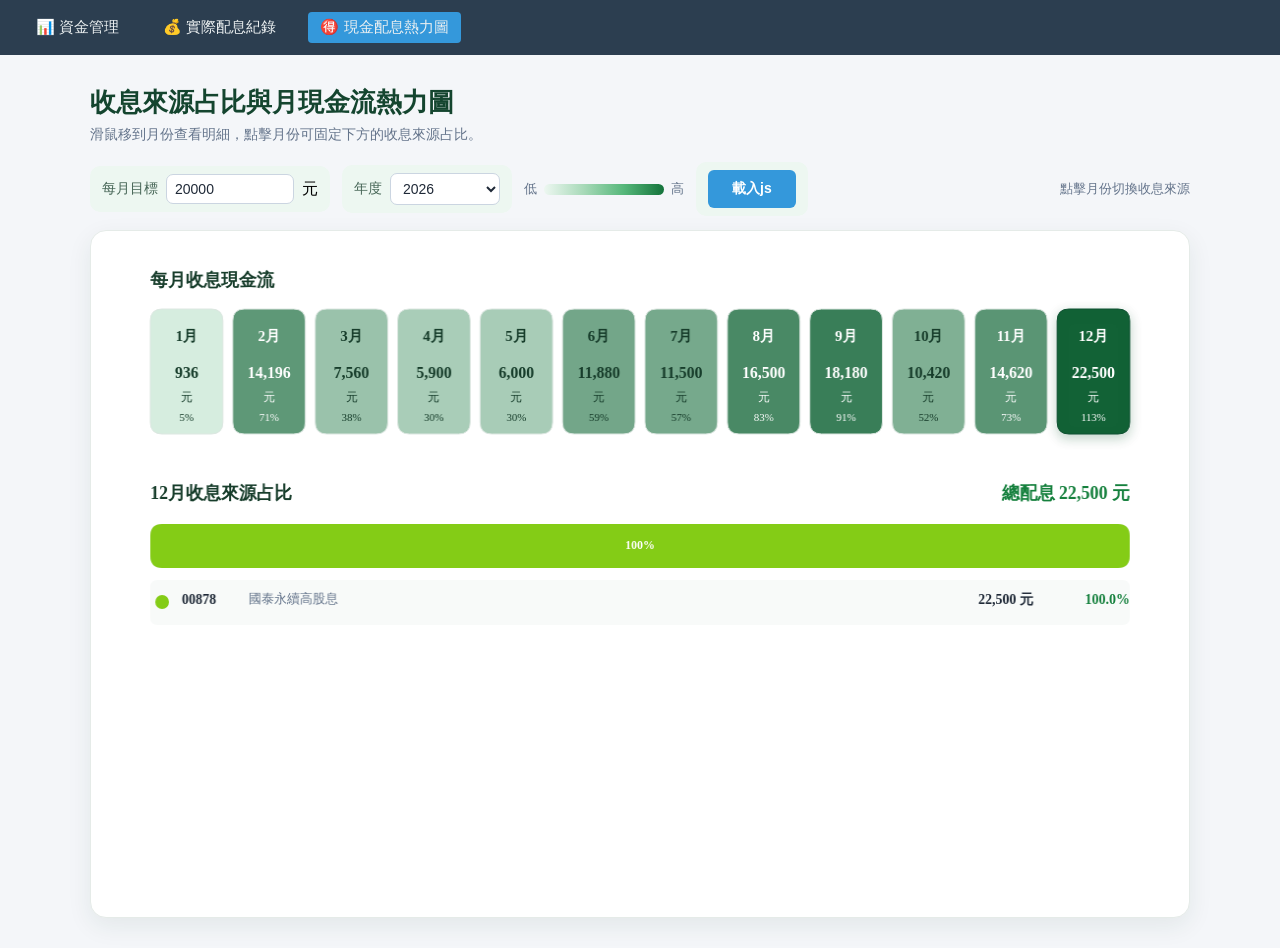
<file: dividend_heatmap.html>
<!DOCTYPE html>
<html lang="zh-TW">
<head>
<meta charset="UTF-8">
<meta name="viewport" content="width=device-width, initial-scale=1.0">

<title>個人資金投資管理系統 - 收息來源占比與月現金流熱力圖</title>

  <link rel="stylesheet" href="dividend-record.css" />
<style>
    .dashboard {
        width: min(1200px, 100%);
        margin: 0 auto;
    }

    .title {
        margin-bottom: 6px;
        font-size: 26px;
        font-weight: 700;
        color: #14452f;
    }

    .description {
        margin-bottom: 18px;
        color: #64748b;
        font-size: 14px;
    }

    .card {
        position: relative;
        padding: 18px;
        overflow-x: auto;
        background: #ffffff;
        border: 1px solid #e5ebe8;
        border-radius: 16px;
        box-shadow: 0 8px 25px rgba(20, 69, 47, 0.08);
    }

    canvas {
        display: block;
        min-width: 930px;
        max-width: 100%;
        border-radius: 12px;
        cursor: pointer;
    }

    .tooltip {
        position: fixed;
        z-index: 9999;
        display: none;
        min-width: 220px;
        max-width: 300px;
        padding: 12px 14px;
        pointer-events: none;
        color: white;
        background: rgba(15, 23, 42, 0.94);
        border-radius: 10px;
        box-shadow: 0 10px 30px rgba(0, 0, 0, 0.25);
        font-size: 13px;
        line-height: 1.7;
    }

    .tooltip-title {
        margin-bottom: 4px;
        font-size: 15px;
        font-weight: 700;
    }

    .tooltip-total {
        margin-bottom: 7px;
        color: #86efac;
        font-weight: 700;
    }

    .tooltip-row {
        display: flex;
        justify-content: space-between;
        gap: 16px;
    }

    .toolbar {
        display: flex;
        flex-wrap: wrap;
        align-items: center;
        gap: 12px;
        margin-bottom: 14px;
    }

    .target-box {
        display: flex;
        align-items: center;
        gap: 8px;
        padding: 8px 12px;
        background: #edf7f1;
        border-radius: 10px;
    }

    .target-box label {
        color: #476657;
        font-size: 14px;
    }

    .target-box input,
    .target-box select {
        width: 110px;
        padding: 6px 8px;
        color: #1f2937;
        background: white;
        border: 1px solid #cbd5e1;
        border-radius: 7px;
        outline: none;
        font-size: 14px;
    }

    .target-box input:focus,
    .target-box select:focus {
        border-color: #22c55e;
        box-shadow: 0 0 0 3px rgba(34, 197, 94, 0.12);
    }

    .legend {
        display: flex;
        align-items: center;
        gap: 7px;
        color: #64748b;
        font-size: 13px;
    }

    .legend-color {
        width: 120px;
        height: 11px;
        background: linear-gradient(
            to right,
            #edf7f1,
            #a7d9b8,
            #55b77a,
            #14733b
        );
        border-radius: 8px;
    }

    .hint {
        margin-left: auto;
        color: #64748b;
        font-size: 13px;
    }

</style>
</head>

<body>
    <!-- 導覽列 -->
    <nav>
    <a href="index.html">📊 資金管理</a>
    <a href="dividend-record.html?s=pop">💰 實際配息紀錄</a>
    <a href="dividend_heatmap.html" class="active">🉐 現金配息熱力圖</a>
    <!-- 可依原專案結構新增其他連結 -->
    </nav>

    <div class="container">
        <div class="dashboard">

            <div class="title">收息來源占比與月現金流熱力圖</div>

            <div class="description">
                滑鼠移到月份查看明細，點擊月份可固定下方的收息來源占比。
            </div>

            <div class="toolbar">

                <div class="target-box">
                    <label for="monthlyTarget">每月目標</label>

                    <input
                        id="monthlyTarget"
                        type="number"
                        min="10000"
                        step="1000"
                        value="20000"
                    >

                    <span>元</span>
                </div>

                <div class="target-box">
                    <label for="heatmapYear">年度</label>
                    <select id="heatmapYear" aria-label="熱力圖年度"></select>
                </div>

                <div class="legend">
                    <span>低</span>
                    <div class="legend-color"></div>
                    <span>高</span>
                </div>

                <div class="target-box">
                    <button class="btn btn-primary" onclick="reloadDataFromFile()">載入js</button>
                </div>

                <div class="hint">
                    點擊月份切換收息來源
                </div>

            </div>
            <div class="card">
                <canvas id="dividendCanvas"></canvas>
            </div>

        </div>

        <div id="tooltip" class="tooltip"></div>

    </div>

<script src="dividend-data.js"></script>
<script>
const DIVIDEND_STORAGE_KEY = "my_invest_app_dividendRecords";
const STOCK_COLORS = [
    "#166534", "#22c55e", "#84cc16", "#0ea5a4", "#38bdf8",
    "#f59e0b", "#ef4444", "#8b5cf6", "#ec4899", "#64748b"
];

function loadDividendRecords() {
    try {
        const stored = localStorage.getItem(DIVIDEND_STORAGE_KEY);
        if (stored) {
            const parsed = JSON.parse(stored);
            if (Array.isArray(parsed)) return parsed;
        }
    } catch (error) {
        console.error("無法載入配息紀錄", error);
    }

    return typeof DIVIDEND_DEFAULT_DATA !== "undefined" && Array.isArray(DIVIDEND_DEFAULT_DATA.realDividendList)
        ? DIVIDEND_DEFAULT_DATA.realDividendList
        : [];
}

function convertRecordsToHeatmapData(records) {
    const grouped = new Map();
    records.forEach(record => {
        const stockText = String(record.stock || "").trim();
        const separatorIndex = stockText.indexOf("/");
        const stock = separatorIndex >= 0
            ? stockText.slice(0, separatorIndex).trim()
            : stockText;
        const name = separatorIndex >= 0
            ? stockText.slice(separatorIndex + 1).trim()
            : stockText;
        const exDate = new Date(`${record.date}T00:00:00`);
        if (Number.isNaN(exDate.getTime())) return;
        const date = new Date(exDate.getFullYear(), exDate.getMonth() + 1, 1);
        const recordYear = date.getFullYear();
        const monthIndex = date.getMonth();
        const amount = Number(record.amount || 0);

        if (recordYear !== selectedYear || !stock || !Number.isInteger(monthIndex) || !Number.isFinite(amount)) return;

        if (!grouped.has(stock)) {
            grouped.set(stock, {
                stock,
                name,
                color: STOCK_COLORS[grouped.size % STOCK_COLORS.length],
                dividends: Array(12).fill(0)
            });
        }

        const item = grouped.get(stock);
        if (name && item.name === stock) item.name = name;
        item.dividends[monthIndex] += amount;
    });

    return [...grouped.values()];
}

const records = loadDividendRecords();
const availableYears = [...new Set(records
    .map(record => {
        const exDate = new Date(`${record.date}T00:00:00`);
        return Number.isNaN(exDate.getTime()) ? NaN : new Date(exDate.getFullYear(), exDate.getMonth() + 1, 1).getFullYear();
    })
    .filter(year => Number.isInteger(year) && year > 0))]
    .sort((a, b) => b - a);
const currentYear = new Date().getFullYear();
let selectedYear = currentYear;
const yearInput = document.getElementById("heatmapYear");
if (yearInput) {
    yearInput.innerHTML = [...new Set([currentYear, ...availableYears])]
        .map(year => `<option value="${year}">${year}</option>`)
        .join("");
    yearInput.value = String(selectedYear);
}
let dividendData = convertRecordsToHeatmapData(records);

const canvas = document.getElementById("dividendCanvas");
const ctx = canvas.getContext("2d");
const tooltip = document.getElementById("tooltip");
const targetInput = document.getElementById("monthlyTarget");

const months = [
    "1月", "2月", "3月", "4月",
    "5月", "6月", "7月", "8月",
    "9月", "10月", "11月", "12月"
];

const layout = {
    width: 1080,
    height: 650,

    heatmapTitleY: 32,
    heatmapY: 60,
    heatmapHeight: 125,

    detailTitleY: 245,
    detailY: 275,

    left: 42,
    right: 42,
    gap: 10
};

let selectedMonth = new Date().getMonth();
let hoverMonth = null;
let monthRects = [];

function getMonthlyTotals() {
    return months.map((_, monthIndex) => {
        return dividendData.reduce((sum, stock) => {
            return sum + (stock.dividends[monthIndex] || 0);
        }, 0);
    });
}

function getMonthSources(monthIndex) {
    return dividendData
        .map(stock => ({
            stock: stock.stock,
            name: stock.name,
            color: stock.color,
            amount: stock.dividends[monthIndex] || 0
        }))
        .filter(item => item.amount > 0)
        .sort((a, b) => b.amount - a.amount);
}

function getHighestDividendMonth() {
    const totals = getMonthlyTotals();

    return totals.indexOf(Math.max(...totals));
}

function formatMoney(value) {
    return Math.round(value).toLocaleString("zh-TW");
}

function setupCanvas() {
    const dpr = window.devicePixelRatio || 1;

    canvas.style.width = layout.width + "px";
    canvas.style.height = layout.height + "px";

    canvas.width = Math.floor(layout.width * dpr);
    canvas.height = Math.floor(layout.height * dpr);

    ctx.setTransform(dpr, 0, 0, dpr, 0, 0);
}

function roundedRect(x, y, width, height, radius, fill, stroke) {
    const r = Math.min(radius, width / 2, height / 2);

    ctx.beginPath();
    ctx.moveTo(x + r, y);
    ctx.lineTo(x + width - r, y);
    ctx.quadraticCurveTo(x + width, y, x + width, y + r);
    ctx.lineTo(x + width, y + height - r);
    ctx.quadraticCurveTo(
        x + width,
        y + height,
        x + width - r,
        y + height
    );
    ctx.lineTo(x + r, y + height);
    ctx.quadraticCurveTo(x, y + height, x, y + height - r);
    ctx.lineTo(x, y + r);
    ctx.quadraticCurveTo(x, y, x + r, y);
    ctx.closePath();

    if (fill) {
        ctx.fillStyle = fill;
        ctx.fill();
    }

    if (stroke) {
        ctx.strokeStyle = stroke;
        ctx.lineWidth = 1;
        ctx.stroke();
    }
}

function mixColor(startColor, endColor, ratio) {
    const value = Math.max(0, Math.min(1, ratio));

    const start = hexToRgb(startColor);
    const end = hexToRgb(endColor);

    const red = Math.round(
        start.r + (end.r - start.r) * value
    );

    const green = Math.round(
        start.g + (end.g - start.g) * value
    );

    const blue = Math.round(
        start.b + (end.b - start.b) * value
    );

    return `rgb(${red}, ${green}, ${blue})`;
}

function hexToRgb(hex) {
    const value = hex.replace("#", "");

    return {
        r: parseInt(value.substring(0, 2), 16),
        g: parseInt(value.substring(2, 4), 16),
        b: parseInt(value.substring(4, 6), 16)
    };
}

function draw() {
    ctx.clearRect(0, 0, layout.width, layout.height);

    drawBackground();
    drawHeatmap();
    drawSourceDetail();
}

function drawBackground() {
    ctx.fillStyle = "#ffffff";
    ctx.fillRect(0, 0, layout.width, layout.height);
}

function drawHeatmap() {
    const totals = getMonthlyTotals();
    const maxTotal = Math.max(...totals, 1);

    const availableWidth =
        layout.width -
        layout.left -
        layout.right -
        layout.gap * 11;

    const cellWidth = availableWidth / 12;

    monthRects = [];

    ctx.fillStyle = "#173d2b";
    ctx.font = "700 18px Microsoft JhengHei";
    ctx.textAlign = "left";
    ctx.textBaseline = "middle";

    ctx.fillText(
        "每月收息現金流",
        layout.left,
        layout.heatmapTitleY
    );

    totals.forEach((total, index) => {
        const x =
            layout.left +
            index * (cellWidth + layout.gap);

        const y = layout.heatmapY;

        const ratio = total / maxTotal;

        const color = total === 0
            ? "#f1f5f3"
            : mixColor("#dff3e6", "#126236", ratio);

        const isSelected = index === selectedMonth;
        const isHover = index === hoverMonth;

        if (isSelected || isHover) {
            ctx.shadowColor = "rgba(20, 90, 54, 0.25)";
            ctx.shadowBlur = 12;
            ctx.shadowOffsetY = 4;
        }

        roundedRect(
            x,
            y,
            cellWidth,
            layout.heatmapHeight,
            12,
            color,
            isSelected ? "#0f5132" : "#dce7e1"
        );

        ctx.shadowColor = "transparent";
        ctx.shadowBlur = 0;
        ctx.shadowOffsetY = 0;

        ctx.textAlign = "center";

        ctx.fillStyle = ratio > 0.55
            ? "#ffffff"
            : "#173d2b";

        ctx.font = "700 15px Microsoft JhengHei";

        ctx.fillText(
            months[index],
            x + cellWidth / 2,
            y + 28
        );

        ctx.font = "700 16px Microsoft JhengHei";

        ctx.fillText(
            total === 0
                ? "－"
                : formatMoney(total),
            x + cellWidth / 2,
            y + 65
        );

        ctx.font = "12px Microsoft JhengHei";

        ctx.fillText(
            total === 0 ? "無配息" : "元",
            x + cellWidth / 2,
            y + 89
        );

        const target = Number(targetInput.value) || 0;
        const achievement = target > 0
            ? Math.round(total / target * 100)
            : 0;

        ctx.font = "11px Microsoft JhengHei";

        ctx.fillText(
            target > 0 ? `${achievement}%` : "",
            x + cellWidth / 2,
            y + 109
        );

        monthRects.push({
            monthIndex: index,
            x,
            y,
            width: cellWidth,
            height: layout.heatmapHeight
        });
    });
}

function drawSourceDetail() {
    const totals = getMonthlyTotals();
    const total = totals[selectedMonth];
    const sources = getMonthSources(selectedMonth);

    ctx.textAlign = "left";
    ctx.textBaseline = "middle";

    ctx.fillStyle = "#173d2b";
    ctx.font = "700 18px Microsoft JhengHei";
    ctx.fillText(
        `${months[selectedMonth]}收息來源占比`,
        layout.left,
        layout.detailTitleY
    );

    ctx.textAlign = "right";
    ctx.fillStyle = "#15803d";
    ctx.font = "700 18px Microsoft JhengHei";
    ctx.fillText(
        `總配息 ${formatMoney(total)} 元`,
        layout.width - layout.right,
        layout.detailTitleY
    );

    if (sources.length === 0) {
        drawEmptyState();
        return;
    }

    drawStackedBar(sources, total);
    drawSourceRows(sources, total);
}

function drawStackedBar(sources, total) {
    const x = layout.left;
    const y = layout.detailY;
    const width = layout.width - layout.left - layout.right;
    const height = 44;

    roundedRect(
        x,
        y,
        width,
        height,
        12,
        "#e5ebe8",
        null
    );

    ctx.save();

    roundedRect(
        x,
        y,
        width,
        height,
        12,
        null,
        null
    );

    ctx.clip();

    let currentX = x;

    sources.forEach(source => {
        const segmentWidth =
            total > 0
                ? width * source.amount / total
                : 0;

        ctx.fillStyle = source.color;
        ctx.fillRect(
            currentX,
            y,
            segmentWidth,
            height
        );

        if (segmentWidth >= 60) {
            const percent =
                source.amount / total * 100;

            ctx.fillStyle = "#ffffff";
            ctx.font = "700 12px Microsoft JhengHei";
            ctx.textAlign = "center";
            ctx.textBaseline = "middle";

            ctx.fillText(
                `${percent.toFixed(0)}%`,
                currentX + segmentWidth / 2,
                y + height / 2
            );
        }

        currentX += segmentWidth;
    });

    ctx.restore();
}

function drawSourceRows(sources, total) {
    const startY = layout.detailY + 76;
    const rowHeight = 55;

    sources.forEach((source, index) => {
        const y = startY + index * rowHeight;
        const percentage = source.amount / total * 100;

        if (index % 2 === 0) {
            roundedRect(
                layout.left,
                y - 20,
                layout.width -
                    layout.left -
                    layout.right,
                45,
                8,
                "#f8faf9",
                null
            );
        }

        ctx.fillStyle = source.color;
        ctx.beginPath();
        ctx.arc(
            layout.left + 12,
            y + 2,
            7,
            0,
            Math.PI * 2
        );
        ctx.fill();

        ctx.textAlign = "left";
        ctx.fillStyle = "#1f2937";
        ctx.font = "700 14px Microsoft JhengHei";

        ctx.fillText(
            source.stock,
            layout.left + 32,
            y
        );

        ctx.fillStyle = "#64748b";
        ctx.font = "13px Microsoft JhengHei";

        ctx.fillText(
            source.name,
            layout.left + 100,
            y
        );

        ctx.textAlign = "right";
        ctx.fillStyle = "#1f2937";
        ctx.font = "700 14px Microsoft JhengHei";

        ctx.fillText(
            `${formatMoney(source.amount)} 元`,
            layout.width - 140,
            y
        );

        ctx.fillStyle = "#15803d";
        ctx.font = "700 14px Microsoft JhengHei";

        ctx.fillText(
            `${percentage.toFixed(1)}%`,
            layout.width - layout.right,
            y
        );
    });
}

function drawEmptyState() {
    const x = layout.left;
    const y = layout.detailY;
    const width =
        layout.width -
        layout.left -
        layout.right;

    roundedRect(
        x,
        y,
        width,
        150,
        12,
        "#f8faf9",
        "#e2e8e5"
    );

    ctx.textAlign = "center";
    ctx.fillStyle = "#94a3b8";
    ctx.font = "15px Microsoft JhengHei";

    ctx.fillText(
        "本月沒有配息資料",
        layout.width / 2,
        y + 75
    );
}

function getCanvasPosition(event) {
    const rect = canvas.getBoundingClientRect();

    return {
        x: (event.clientX - rect.left) *
            (layout.width / rect.width),

        y: (event.clientY - rect.top) *
            (layout.height / rect.height)
    };
}

function findMonthAtPosition(x, y) {
    return monthRects.find(rect => {
        return (
            x >= rect.x &&
            x <= rect.x + rect.width &&
            y >= rect.y &&
            y <= rect.y + rect.height
        );
    });
}

function showTooltip(event, monthIndex) {
    const sources = getMonthSources(monthIndex);
    const total = getMonthlyTotals()[monthIndex];
    tooltip.innerHTML = `
        <div class="tooltip-title">${months[monthIndex]}</div>
        <div class="tooltip-total">總配息 ${formatMoney(total)} 元</div>
        ${sources.map(source => `
            <div class="tooltip-row">
                <span>${source.stock} ${source.name}</span>
                <strong>${formatMoney(source.amount)}</strong>
            </div>
        `).join("") || "<div>本月沒有配息資料</div>"}`;
    tooltip.style.display = "block";
    tooltip.style.left = `${Math.min(event.clientX + 14, window.innerWidth - 320)}px`;
    tooltip.style.top = `${Math.min(event.clientY + 14, window.innerHeight - 180)}px`;
}

function hideTooltip() {
    tooltip.style.display = "none";
}

function updateHover(event) {
    const position = getCanvasPosition(event);
    const rect = findMonthAtPosition(position.x, position.y);
    hoverMonth = rect ? rect.monthIndex : null;
    if (rect) showTooltip(event, rect.monthIndex);
    else hideTooltip();
    draw();
}
// 重新載入
function reloadDataFromFile() {

    localStorage.removeItem(DIVIDEND_STORAGE_KEY);
    window.location.reload();
}

canvas.addEventListener("mousemove", updateHover);
canvas.addEventListener("mouseleave", () => {
    hoverMonth = null;
    hideTooltip();
    draw();
});
canvas.addEventListener("click", event => {
    const position = getCanvasPosition(event);
    const rect = findMonthAtPosition(position.x, position.y);
    if (rect) {
        selectedMonth = rect.monthIndex;
        draw();
    }
});
targetInput.addEventListener("input", draw);
yearInput?.addEventListener("change", () => {
    selectedYear = Number(yearInput.value);
    dividendData = convertRecordsToHeatmapData(records);
    selectedMonth = new Date().getMonth();
    draw();
});
window.addEventListener("resize", () => {
    setupCanvas();
    draw();
});

setupCanvas();
draw();
</script>
</body>
</html>
</file>
<file: dividend-record.css>
/* ===== 頁面專屬樣式 ===== */
body {
    font-family: 'Segoe UI', sans-serif;
    background: #f4f6f9;
    margin: 0;
    padding: 0;
}

nav {
    background: #2c3e50;
    padding: 12px 24px;
    display: flex;
    gap: 20px;
    align-items: center;
}

nav a {
    color: #ecf0f1;
    text-decoration: none;
    font-size: 15px;
    padding: 6px 12px;
    border-radius: 4px;
    transition: background 0.2s;
}

nav a:hover, nav a.active {
    background: #3498db;
}

.container {
    max-width: 1100px;
    margin: 30px auto;
    padding: 0 20px;
}

h1 {
    color: #2c3e50;
    margin-bottom: 20px;
}

/* ===== 統計卡片 ===== */
.summary-cards {
    display: grid;
    grid-template-columns: repeat(auto-fit, minmax(200px, 1fr));
    gap: 16px;
    margin-bottom: 30px;
}

.card {
    background: #fff;
    border-radius: 10px;
    padding: 20px;
    box-shadow: 0 2px 8px rgba(0,0,0,0.08);
    text-align: center;
}

.card .label {
    font-size: 13px;
    color: #7f8c8d;
    margin-bottom: 8px;
}

.card .value {
    font-size: 26px;
    font-weight: bold;
    color: #27ae60;
}

/* ===== 新增表單 ===== */
.form-section {
    background: #fff;
    border-radius: 10px;
    padding: 24px;
    box-shadow: 0 2px 8px rgba(0,0,0,0.08);
    margin-bottom: 30px;
}

.form-section h2 {
    margin-top: 0;
    color: #2c3e50;
    font-size: 18px;
    border-bottom: 2px solid #3498db;
    padding-bottom: 10px;
}

.form-grid {
    display: grid;
    grid-template-columns: repeat(auto-fit, minmax(200px, 1fr));
    gap: 16px;
    margin-top: 16px;
}

.form-group {
    display: flex;
    flex-direction: column;
    gap: 6px;
}

.form-group label {
    font-size: 13px;
    color: #555;
    font-weight: 600;
}

.form-group input,
.form-group select,
.form-group textarea {
    padding: 9px 12px;
    border: 1px solid #ddd;
    border-radius: 6px;
    font-size: 14px;
    transition: border-color 0.2s;
}

.form-group input:focus,
.form-group select:focus {
    border-color: #3498db;
    outline: none;
}

.form-actions {
    margin-top: 20px;
    display: flex;
    gap: 12px;
}

.btn {
    padding: 10px 24px;
    border: none;
    border-radius: 6px;
    cursor: pointer;
    font-size: 14px;
    font-weight: 600;
    transition: opacity 0.2s;
}

.btn:hover { opacity: 0.85; }

.btn-primary { background: #3498db; color: #fff; }
.btn-danger  { background: #e74c3c; color: #fff; }
.btn-success { background: #27ae60; color: #fff; }
.btn-sm      { padding: 5px 12px; font-size: 12px; }

/* ===== 篩選列 ===== */
.filter-bar {
    background: #fff;
    border-radius: 10px;
    padding: 16px 24px;
    box-shadow: 0 2px 8px rgba(0,0,0,0.08);
    margin-bottom: 20px;
    display: flex;
    gap: 16px;
    flex-wrap: wrap;
    align-items: flex-end;
}

.filter-bar .form-group {
    min-width: 160px;
}

/* ===== 資料表格 ===== */
.table-section {
    background: #fff;
    border-radius: 10px;
    padding: 24px;
    box-shadow: 0 2px 8px rgba(0,0,0,0.08);
}

.table-scroll {
    max-height: 70vh;
    overflow: auto;
}

.table-header {
    display: flex;
    justify-content: space-between;
    align-items: center;
    margin-bottom: 16px;
    gap: 16px;
}

.table-title-group,
.table-actions {
    display: flex;
    align-items: center;
    gap: 12px;
}

.table-actions {
    margin-left: auto;
    flex-wrap: wrap;
    justify-content: flex-end;
}

@media (max-width: 700px) {
    .table-header {
        align-items: flex-start;
        flex-direction: column;
    }

    .table-actions {
        margin-left: 0;
        justify-content: flex-start;
    }
}

.table-header h2 {
    margin: 0;
    color: #2c3e50;
    font-size: 18px;
}

table {
    width: 100%;
    border-collapse: collapse;
    font-size: 14px;
}

thead th {
    background: #2c3e50;
    color: #fff;
    padding: 12px 14px;
    text-align: left;
    cursor: pointer;
    user-select: none;
    position: sticky;
    top: 0;
    z-index: 10;
}

thead th:hover { background: #34495e; }

tbody tr:nth-child(even) { background: #f8f9fa; }
tbody tr:hover { background: #eaf4fb; }

tbody td {
    padding: 11px 14px;
    border-bottom: 1px solid #eee;
    color: #333;
}

.table-total-row td {
    padding: 12px 14px;
    background: #eef6fb;
    color: #2c3e50;
    font-weight: bold;
    text-align: right;
    border-top: 2px solid #3498db;
}

.table-total-row td:first-child {
    text-align: left;
}

.badge {
    display: inline-block;
    padding: 3px 10px;
    border-radius: 12px;
    font-size: 12px;
    font-weight: 600;
}

.badge-tw  { background: #fdecea; color: #c0392b; }
.badge-us  { background: #eaf4fb; color: #2980b9; }
.badge-hk  { background: #fef9e7; color: #d68910; }
.badge-other { background: #f0f0f0; color: #555; }

.amount-positive { color: #27ae60; font-weight: bold; text-align: right; }

/* ===== 空狀態 ===== */
.empty-state {
    text-align: center;
    padding: 50px 20px;
    color: #aaa;
}

.empty-state .icon { font-size: 48px; }

/* ===== 匯出按鈕 ===== */
.export-btn {
    background: #27ae60;
    color: #fff;
}
</file>
